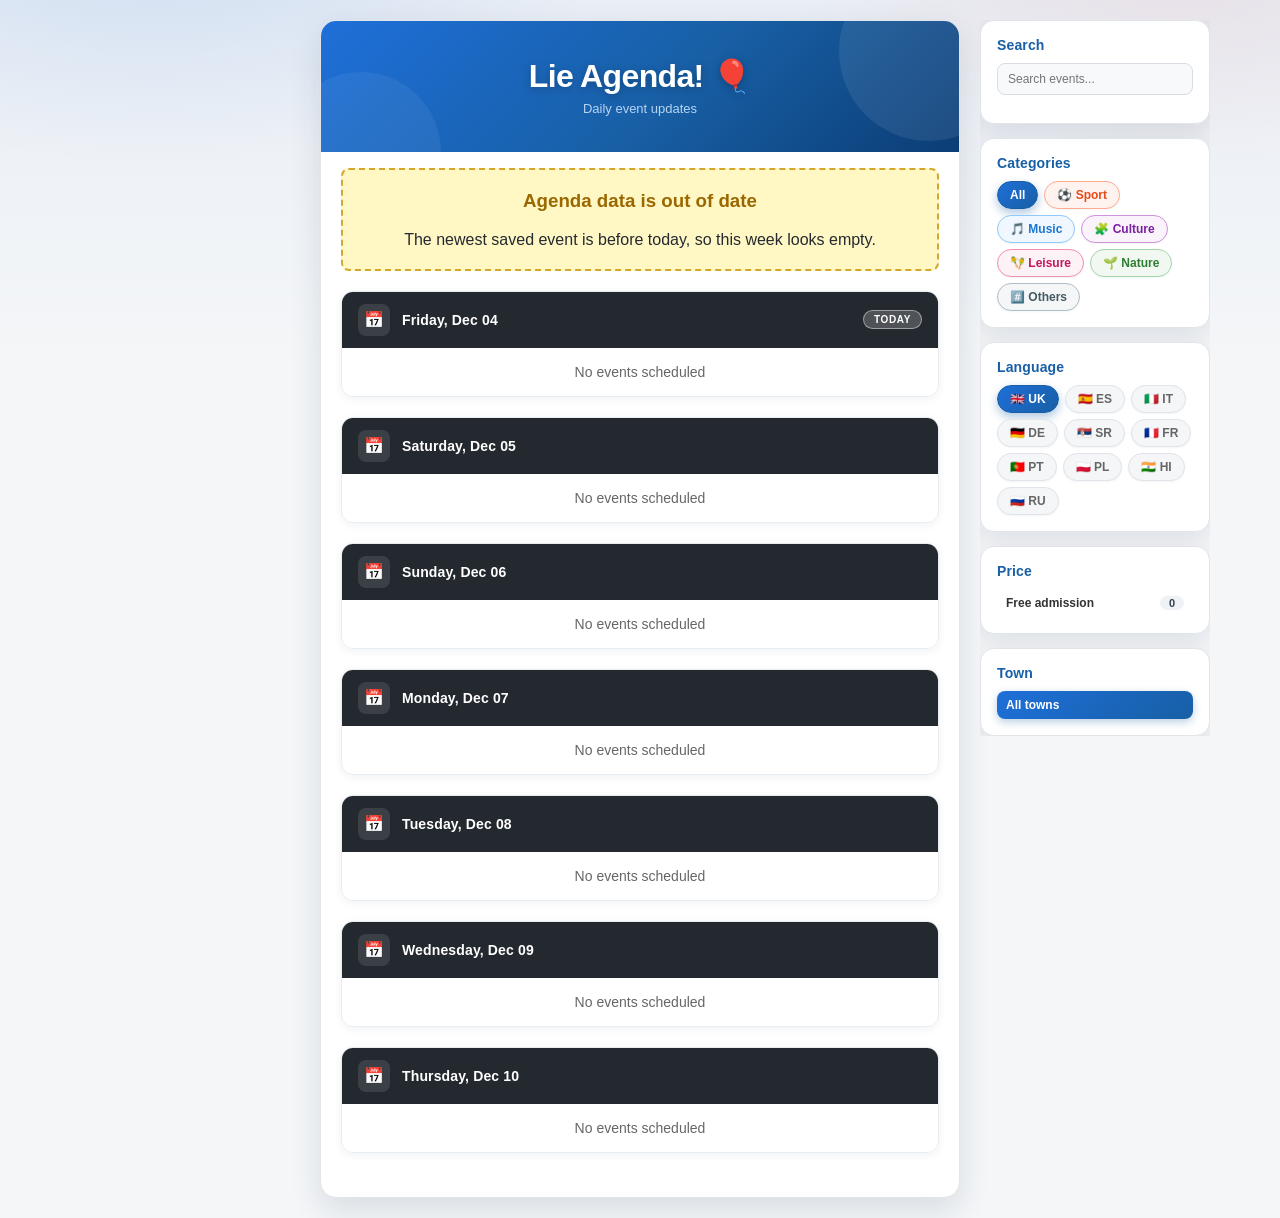
<file: index.html>
<!DOCTYPE html>
<html lang="en">
<head>
    <meta charset="UTF-8">
    <meta name="viewport" content="width=device-width, initial-scale=1.0">
    <meta name="description" content="Daily events agenda in Liechtenstein, categorized and available in multiple languages.">
    <meta name="theme-color" content="#185FA5">
    <title>Agenda</title>
    <link rel="icon" type="image/png" href="image/favicon.png">
    <link rel="stylesheet" href="style.css?v=20261122b">
</head>
<body>
    
    <div class="nl-wrap">
        <div class="nl-header">
            <h1>Lie Agenda! 🎈</h1>
            <p>Daily event updates</p>
        </div>

        <div class="filters-sticky">
        <div class="filters-container">
            <button class="filter-btn active" data-filter="all">All</button>
            <button class="filter-btn" data-filter="Sport">⚽ Sport</button>
            <button class="filter-btn" data-filter="Music">🎵 Music</button>
            <button class="filter-btn" data-filter="Culture">🧩 Culture</button>
            <button class="filter-btn" data-filter="Leisure">🪇 Leisure</button>
            <button class="filter-btn" data-filter="Nature">🌱 Nature</button>
            <button class="filter-btn" data-filter="Others">#️⃣ Others</button>
        </div>

        <div class="filters-container lang-filters" id="lang-filters">
            <button type="button" class="lang-btn active" data-lang="en">🇬🇧 UK</button>
            <button type="button" class="lang-btn" data-lang="es">🇪🇸 ES</button>
            <button type="button" class="lang-btn" data-lang="it">🇮🇹 IT</button>
            <button type="button" class="lang-btn" data-lang="de">🇩🇪 DE</button>
            <button type="button" class="lang-btn" data-lang="sr">🇷🇸 SR</button>
            <button type="button" class="lang-btn" data-lang="fr">🇫🇷 FR</button>
            <button type="button" class="lang-btn" data-lang="pt">🇵🇹 PT</button>
            <button type="button" class="lang-btn" data-lang="pl">🇵🇱 PL</button>
            <button type="button" class="lang-btn" data-lang="hi">🇮🇳 HI</button>
            <button type="button" class="lang-btn" data-lang="ru">🇷🇺 RU</button>
        </div>
        </div>

        <div id="agenda-container">
            </div>
    </div>

    <aside class="side-rail" id="side-rail" aria-label="Filters and search">
        <div class="rail-card">
            <h2>Search</h2>
            <input type="search" id="rail-search" class="rail-search" placeholder="Search events..." autocomplete="off">
            <p class="rail-note" id="rail-search-count"></p>
        </div>
        <div class="rail-card">
            <h2>Categories</h2>
            <div class="rail-filters" id="rail-categories">
                <button class="filter-btn active" data-filter="all">All</button>
                <button class="filter-btn" data-filter="Sport">⚽ Sport</button>
                <button class="filter-btn" data-filter="Music">🎵 Music</button>
                <button class="filter-btn" data-filter="Culture">🧩 Culture</button>
                <button class="filter-btn" data-filter="Leisure">🪇 Leisure</button>
                <button class="filter-btn" data-filter="Nature">🌱 Nature</button>
                <button class="filter-btn" data-filter="Others">#️⃣ Others</button>
            </div>
        </div>
        <div class="rail-card">
            <h2>Language</h2>
            <div class="rail-filters" id="rail-langs">
                <button type="button" class="lang-btn active" data-lang="en">🇬🇧 UK</button>
                <button type="button" class="lang-btn" data-lang="es">🇪🇸 ES</button>
                <button type="button" class="lang-btn" data-lang="it">🇮🇹 IT</button>
                <button type="button" class="lang-btn" data-lang="de">🇩🇪 DE</button>
                <button type="button" class="lang-btn" data-lang="sr">🇷🇸 SR</button>
                <button type="button" class="lang-btn" data-lang="fr">🇫🇷 FR</button>
                <button type="button" class="lang-btn" data-lang="pt">🇵🇹 PT</button>
                <button type="button" class="lang-btn" data-lang="pl">🇵🇱 PL</button>
                <button type="button" class="lang-btn" data-lang="hi">🇮🇳 HI</button>
                <button type="button" class="lang-btn" data-lang="ru">🇷🇺 RU</button>
            </div>
        </div>
        <div class="rail-card">
            <h2>Price</h2>
            <button type="button" class="rail-day" id="rail-free"><span>Free admission</span><span class="rail-count" id="rail-free-count">0</span></button>
        </div>
        <div class="rail-card">
            <h2>Town</h2>
            <div id="rail-towns"></div>
        </div>
    </aside>

    <script src="app.js?v=20261122b"></script>
    <script data-goatcounter="https://lievent.goatcounter.com/count"
        async src="//gc.zgo.at/count.js"></script>
</body>
</html>
</file>
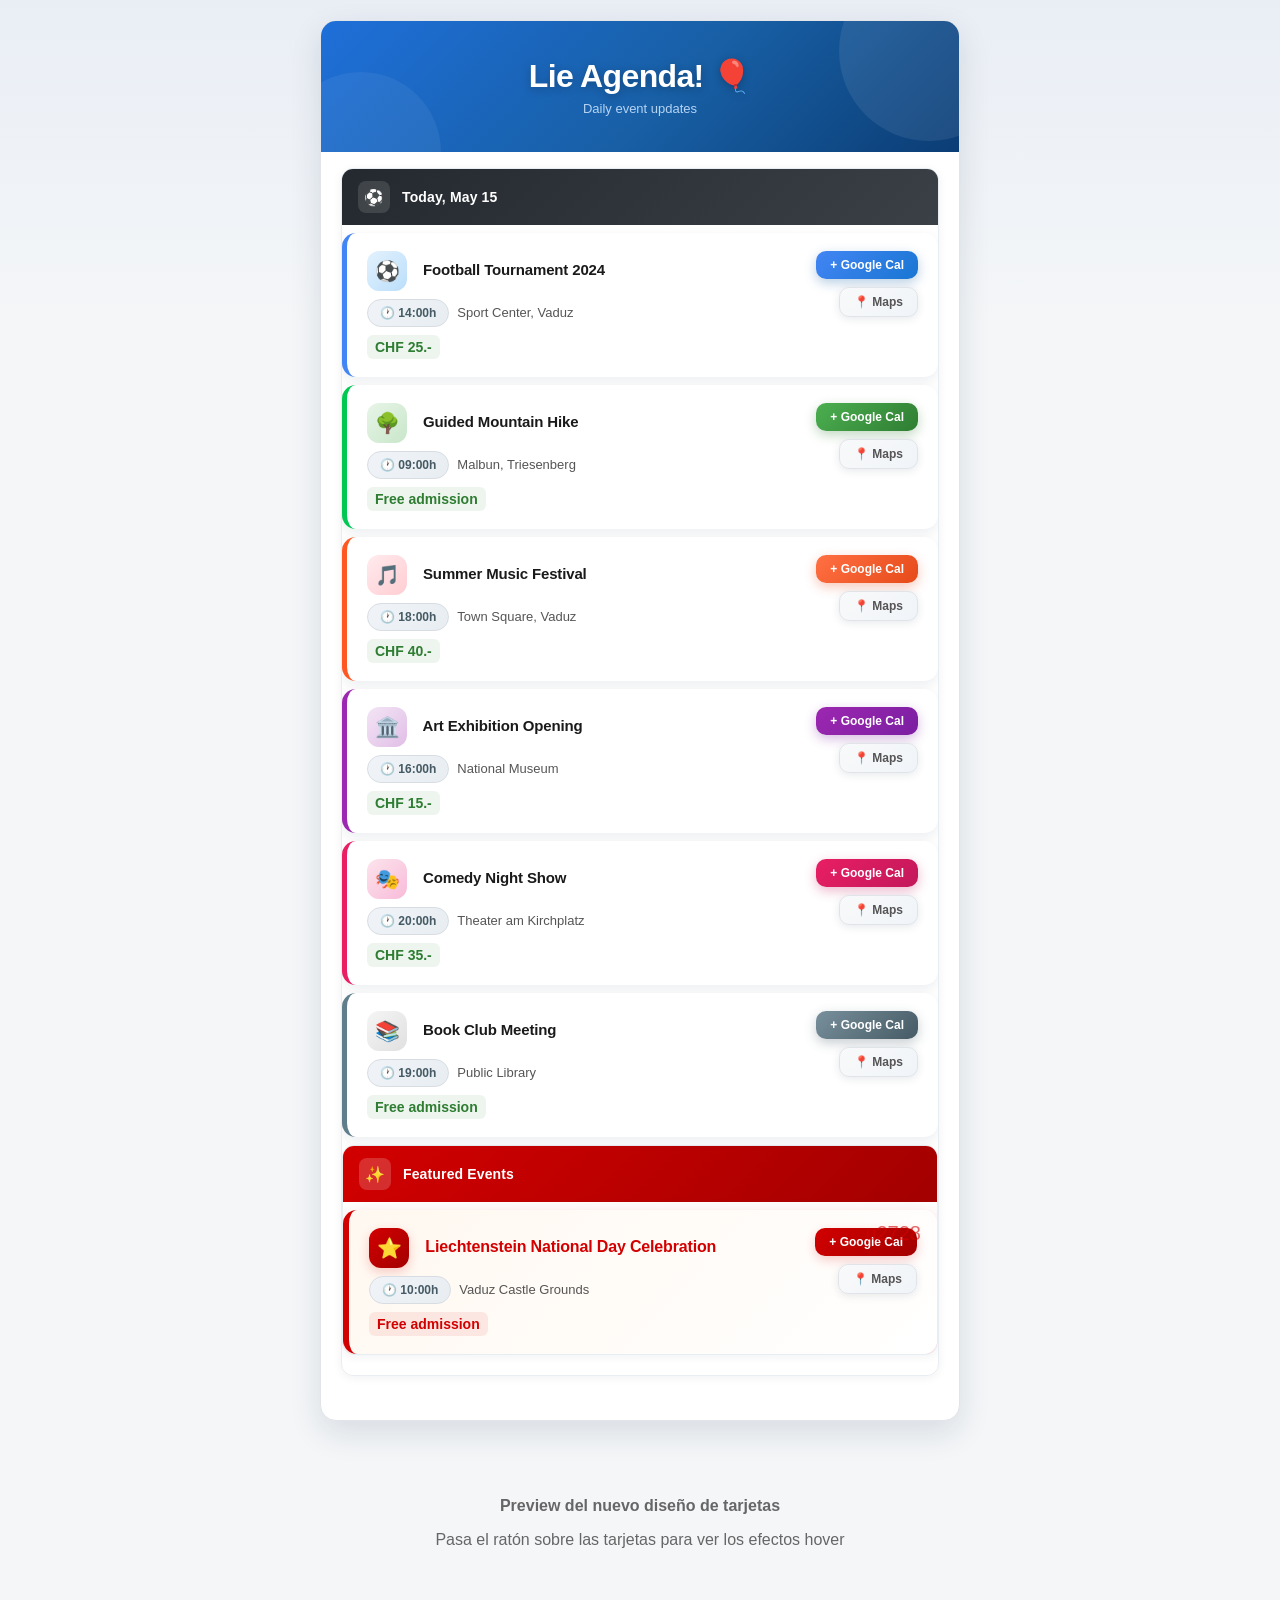
<file: preview.html>
<!DOCTYPE html>
<html lang="en">
<head>
    <meta charset="UTF-8">
    <meta name="viewport" content="width=device-width, initial-scale=1.0">
    <title>Preview - Nuevo Diseño de Tarjetas</title>
    <style>
/* =========================================
   BASE
   ========================================= */
*, *::before, *::after { box-sizing: border-box; }

html { -webkit-text-size-adjust: 100%; }

body {
    font-family: -apple-system, BlinkMacSystemFont, "Segoe UI", Roboto, Helvetica, Arial, sans-serif;
    margin: 0;
    padding: 20px;
    min-height: 100vh;
    background: linear-gradient(180deg, #e9eef5 0%, #f4f6f8 320px) fixed, #f4f6f8;
    color: #1a1a1a;
}

/* =========================================
   CONTENEDOR PRINCIPAL
   ========================================= */
.nl-wrap {
    max-width: 640px;
    margin: 0 auto;
    background: #ffffff;
    border-radius: 16px;
    border: 1px solid #e1e4e8;
    box-shadow: 0 12px 32px rgba(16, 42, 67, 0.12);
}

.nl-header {
    background: linear-gradient(135deg, #1e6fd9 0%, #185FA5 55%, #0b3d75 100%);
    border-radius: 15px 15px 0 0;
    padding: 36px 24px;
    text-align: center;
    position: relative;
    overflow: hidden;
}
.nl-header::after {
    content: '';
    position: absolute;
    top: -60px;
    right: -60px;
    width: 180px;
    height: 180px;
    border-radius: 50%;
    background: rgba(255, 255, 255, 0.08);
}
.nl-header::before {
    content: '';
    position: absolute;
    bottom: -80px;
    left: -40px;
    width: 160px;
    height: 160px;
    border-radius: 50%;
    background: rgba(255, 255, 255, 0.06);
}
.nl-header h1 {
    color: #ffffff;
    font-size: clamp(24px, 6vw, 32px);
    margin: 0 0 6px;
    font-weight: 800;
    letter-spacing: -0.02em;
    text-shadow: 0 2px 8px rgba(0, 0, 0, 0.25);
    position: relative;
    z-index: 1;
}
.nl-header p {
    color: #B5D4F4;
    font-size: 13px;
    margin: 0;
    position: relative;
    z-index: 1;
}

#agenda-container { padding: 16px 20px 24px 20px; }

/* =========================================
   BLOQUES POR LUGAR / DÍA
   ========================================= */
.venue-block {
    margin-bottom: 20px;
    border-radius: 12px;
    border: 1px solid #e8edf2;
    overflow: hidden;
    box-shadow: 0 2px 10px rgba(16, 42, 67, 0.06);
}

.venue-header {
    padding: 12px 16px;
    border-bottom: 1px solid #e8edf2;
    font-weight: 700;
    font-size: 14px;
    display: flex;
    align-items: center;
    letter-spacing: 0.01em;
    background: linear-gradient(135deg, #24292f 0%, #3b4046 100%);
    color: #ffffff;
    border-bottom: none;
}
.icon-box {
    width: 32px; height: 32px;
    display: flex; align-items: center; justify-content: center;
    border-radius: 8px; margin-right: 12px; font-size: 16px;
    flex-shrink: 0;
    background: rgba(255, 255, 255, 0.12); color: #ffffff;
}

/* =========================================
   FILA DE EVENTO - DISEÑO MODERNO
   ========================================= */
.event-row {
    padding: 18px 20px;
    margin: 8px 0;
    background-color: #ffffff;
    border-radius: 14px;
    border-left: 5px solid transparent;
    box-shadow: 0 4px 12px rgba(16, 42, 67, 0.08);
    transition: all 0.3s cubic-bezier(0.25, 0.8, 0.25, 1);
    position: relative;
    overflow: hidden;
}
.event-row:hover {
    transform: translateY(-2px);
    box-shadow: 0 8px 24px rgba(16, 42, 67, 0.15);
    background-color: #ffffff;
}
.event-row:last-child { margin-bottom: 0; }

.event-icon {
    display: inline-flex;
    align-items: center;
    justify-content: center;
    width: 40px;
    height: 40px;
    border-radius: 12px;
    margin-right: 12px;
    font-size: 20px;
    flex-shrink: 0;
    vertical-align: middle;
    transition: transform 0.2s ease;
}
.event-row:hover .event-icon {
    transform: scale(1.05);
}

.event-row-main {
    display: flex;
    align-items: flex-start;
    gap: 12px;
}

.event-content { 
    flex-grow: 1; 
    min-width: 0; 
    padding-right: 12px;
}
.event-title {
    font-weight: 700;
    color: #1a1a1a;
    margin: 0 0 8px;
    font-size: 15px;
    line-height: 1.4;
    overflow-wrap: break-word;
    letter-spacing: -0.01em;
}
.event-desc {
    display: flex;
    flex-wrap: wrap;
    align-items: center;
    gap: 8px;
    color: #666666;
    font-size: 13px;
    margin: 0 0 8px;
    line-height: 1.5;
}
.event-time {
    background: linear-gradient(135deg, #f0f4f8 0%, #e8edf2 100%);
    color: #455A64;
    border-radius: 24px;
    padding: 4px 12px;
    font-size: 12px;
    font-weight: 600;
    white-space: nowrap;
    border: 1px solid #d8dde3;
}
.event-loc { 
    overflow-wrap: break-word; 
    color: #555555;
}
.event-price { 
    font-weight: 700; 
    font-size: 14px; 
    color: #2E7D32;
    display: inline-block;
    padding: 4px 8px;
    background: rgba(46, 125, 50, 0.08);
    border-radius: 6px;
}

/* GRUPO DE BOTONES DE ACCIÓN - DISEÑO MODERNO */
.event-actions {
    display: flex;
    flex-direction: column;
    gap: 8px;
    flex-shrink: 0;
    align-items: flex-end;
}

.cal-btn, .loc-btn, .info-btn {
    font-size: 12px;
    font-weight: 600;
    padding: 8px 14px;
    border-radius: 10px;
    text-decoration: none;
    border: none;
    cursor: pointer;
    white-space: nowrap;
    display: flex;
    align-items: center;
    gap: 6px;
    line-height: 1;
    transition: all 0.3s cubic-bezier(0.25, 0.8, 0.25, 1);
    box-shadow: 0 2px 8px rgba(16, 42, 67, 0.1);
}
.cal-btn:hover { 
    transform: translateY(-2px); 
    box-shadow: 0 4px 12px rgba(16, 42, 67, 0.2);
}
.loc-btn:hover, .info-btn:hover { 
    transform: translateY(-1px);
    box-shadow: 0 3px 10px rgba(16, 42, 67, 0.15);
}

.loc-btn {
    background: linear-gradient(135deg, #f8f9fa 0%, #f0f4f8 100%);
    color: #555555;
    border: 1px solid #e0e4e8;
    transition: all 0.2s ease;
}
.loc-btn:hover { 
    background: linear-gradient(135deg, #e8edf3 0%, #d8dde3 100%); 
    color: #455A64;
    border-color: #c8d0d8;
}

.info-btn {
    background: linear-gradient(135deg, #ffffff 0%, #f8f9fa 100%);
    color: #666666;
    border: 1px solid #e8edf2;
    font-size: 12px;
    padding: 8px 12px;
    transition: all 0.2s ease;
}
.info-btn:hover { 
    background: linear-gradient(135deg, #f4f6f8 0%, #e8edf2 100%);
    color: #455A64;
    border-color: #d8dde3;
}

/* =========================================
   ACENTO LATERAL Y FONDO DE ICONO POR CATEGORÍA - COLORES MODERNOS
   ========================================= */
.theme-blue.event-row { border-left: 5px solid #4285F4; }
.theme-blue .event-icon { background: linear-gradient(135deg, #E3F2FD 0%, #BBDEFB 100%); color: #1976D2; }
.theme-blue .cal-btn { 
    background: linear-gradient(135deg, #4285F4 0%, #1976D2 100%); 
    color: #ffffff; 
    border: none;
    box-shadow: 0 4px 12px rgba(24, 95, 165, 0.3);
}
.theme-blue .cal-btn:hover { 
    background: linear-gradient(135deg, #1976D2 0%, #1565C0 100%);
    transform: translateY(-2px);
    box-shadow: 0 6px 16px rgba(24, 95, 165, 0.4);
}

.theme-green.event-row { border-left: 5px solid #00C853; }
.theme-green .event-icon { background: linear-gradient(135deg, #E8F5E8 0%, #C8E6C9 100%); color: #2E7D32; }
.theme-green .cal-btn { 
    background: linear-gradient(135deg, #4CAF50 0%, #2E7D32 100%); 
    color: #ffffff; 
    border: none;
    box-shadow: 0 4px 12px rgba(46, 125, 50, 0.3);
}
.theme-green .cal-btn:hover { 
    background: linear-gradient(135deg, #2E7D32 0%, #1B5E20 100%);
    transform: translateY(-2px);
    box-shadow: 0 6px 16px rgba(46, 125, 50, 0.4);
}

.theme-red.event-row { border-left: 5px solid #FF5722; }
.theme-red .event-icon { background: linear-gradient(135deg, #FFEBEE 0%, #FFCDD2 100%); color: #E64A19; }
.theme-red .cal-btn { 
    background: linear-gradient(135deg, #FF7043 0%, #E64A19 100%); 
    color: #ffffff; 
    border: none;
    box-shadow: 0 4px 12px rgba(230, 74, 25, 0.3);
}
.theme-red .cal-btn:hover { 
    background: linear-gradient(135deg, #E64A19 0%, #BF360C 100%);
    transform: translateY(-2px);
    box-shadow: 0 6px 16px rgba(230, 74, 25, 0.4);
}

.theme-purple.event-row { border-left: 5px solid #9C27B0; }
.theme-purple .event-icon { background: linear-gradient(135deg, #F3E5F5 0%, #E1BEE7 100%); color: #7B1FA2; }
.theme-purple .cal-btn { 
    background: linear-gradient(135deg, #9C27B0 0%, #7B1FA2 100%); 
    color: #ffffff; 
    border: none;
    box-shadow: 0 4px 12px rgba(123, 31, 162, 0.3);
}
.theme-purple .cal-btn:hover { 
    background: linear-gradient(135deg, #7B1FA2 0%, #6A1B9A 100%);
    transform: translateY(-2px);
    box-shadow: 0 6px 16px rgba(123, 31, 162, 0.4);
}

.theme-pink.event-row { border-left: 5px solid #E91E63; }
.theme-pink .event-icon { background: linear-gradient(135deg, #FCE4EC 0%, #F8BBD9 100%); color: #C2185B; }
.theme-pink .cal-btn { 
    background: linear-gradient(135deg, #E91E63 0%, #C2185B 100%); 
    color: #ffffff; 
    border: none;
    box-shadow: 0 4px 12px rgba(194, 24, 91, 0.3);
}
.theme-pink .cal-btn:hover { 
    background: linear-gradient(135deg, #C2185B 0%, #AD1457 100%);
    transform: translateY(-2px);
    box-shadow: 0 6px 16px rgba(194, 24, 91, 0.4);
}

.theme-grey.event-row { border-left: 5px solid #607D8B; }
.theme-grey .event-icon { background: linear-gradient(135deg, #F5F5F5 0%, #E0E0E0 100%); color: #455A64; }
.theme-grey .cal-btn { 
    background: linear-gradient(135deg, #78909C 0%, #455A64 100%); 
    color: #ffffff; 
    border: none;
    box-shadow: 0 4px 12px rgba(69, 90, 100, 0.3);
}
.theme-grey .cal-btn:hover { 
    background: linear-gradient(135deg, #455A64 0%, #37474F 100%);
    transform: translateY(-2px);
    box-shadow: 0 6px 16px rgba(69, 90, 100, 0.4);
}

/* =========================================
   EVENTOS DESTACADOS - DISEÑO MODERNO
   ========================================= */
.event-row.special-event {
    background: linear-gradient(135deg, #fff8f0 0%, #ffffff 100%);
    border-left: 6px solid #D20000 !important;
    box-shadow: 0 6px 20px rgba(210, 0, 0, 0.2);
    border-radius: 14px;
    position: relative;
    overflow: hidden;
}

.event-row.special-event::before {
    content: '\u2728';
    position: absolute;
    top: 12px;
    right: 16px;
    font-size: 20px;
    opacity: 0.6;
    color: #D20000;
}

.event-row.special-event .event-title {
    color: #D20000;
    font-weight: 800;
    font-size: 16px;
}

.event-row.special-event .event-icon {
    background: linear-gradient(135deg, #D20000 0%, #a30000 100%) !important;
    color: #ffffff;
    font-weight: 700;
    box-shadow: 0 4px 12px rgba(210, 0, 0, 0.2);
}

.event-row.special-event .event-price {
    color: #D20000;
    font-weight: 700;
    font-size: 14px;
    background: rgba(210, 0, 0, 0.08);
}

.event-row.special-event .cal-btn {
    background: linear-gradient(135deg, #D20000 0%, #a30000 100%);
    color: #ffffff;
    border-color: #D20000;
    font-weight: 700;
    box-shadow: 0 4px 12px rgba(210, 0, 0, 0.2);
}
.event-row.special-event .cal-btn:hover {
    background: linear-gradient(135deg, #a30000 0%, #800000 100%);
    border-color: #a30000;
    transform: translateY(-1px);
}

/* =========================================
   ADAPTACIÓN PARA MÓVILES
   ========================================= */
@media (max-width: 640px) {
    body { padding: 0; background: #f4f6f8; }
    .nl-wrap {
        max-width: 100%;
        border-radius: 0;
        border-left: none;
        border-right: none;
        border-top: none;
        box-shadow: none;
        min-height: 100vh;
        min-height: 100dvh;
    }
    .nl-header { padding: 28px 16px; border-radius: 0; }
    .filters-sticky .filters-container { padding: 12px 12px 0 12px; }
    .filters-sticky .lang-filters { padding: 8px 12px 10px 12px; }
    #agenda-container { padding: 12px 12px 24px 12px; }
    .venue-header { padding: 10px 12px; font-size: 13px; }
    .event-row { padding: 14px 12px; margin: 6px 0; }
}
    </style>
</head>
<body>
    <div class="nl-wrap">
        <div class="nl-header">
            <h1>Lie Agenda! 🎈</h1>
            <p>Daily event updates</p>
        </div>
        
        <div id="agenda-container">
            <!-- Evento azul (Sport) -->
            <div class="venue-block">
                <div class="venue-header">
                    <div class="icon-box">⚽</div>
                    <span>Today, May 15</span>
                </div>
                <div class="event-row theme-blue">
                    <div class="event-row-main">
                        <div class="event-content">
                            <p class="event-title"><span class="event-icon">⚽</span> Football Tournament 2024</p>
                            <p class="event-desc"><span class="event-time">🕐 14:00h</span><span class="event-loc">Sport Center, Vaduz</span></p>
                            <span class="event-price">CHF 25.-</span>
                        </div>
                        <div class="event-actions">
                            <a href="#" class="cal-btn">+ Google Cal</a>
                            <a href="#" class="loc-btn">📍 Maps</a>
                        </div>
                    </div>
                </div>
                
                <!-- Evento verde (Nature) -->
                <div class="event-row theme-green">
                    <div class="event-row-main">
                        <div class="event-content">
                            <p class="event-title"><span class="event-icon">🌳</span> Guided Mountain Hike</p>
                            <p class="event-desc"><span class="event-time">🕐 09:00h</span><span class="event-loc">Malbun, Triesenberg</span></p>
                            <span class="event-price">Free admission</span>
                        </div>
                        <div class="event-actions">
                            <a href="#" class="cal-btn">+ Google Cal</a>
                            <a href="#" class="loc-btn">📍 Maps</a>
                        </div>
                    </div>
                </div>
                
                <!-- Evento rojo (Music) -->
                <div class="event-row theme-red">
                    <div class="event-row-main">
                        <div class="event-content">
                            <p class="event-title"><span class="event-icon">🎵</span> Summer Music Festival</p>
                            <p class="event-desc"><span class="event-time">🕐 18:00h</span><span class="event-loc">Town Square, Vaduz</span></p>
                            <span class="event-price">CHF 40.-</span>
                        </div>
                        <div class="event-actions">
                            <a href="#" class="cal-btn">+ Google Cal</a>
                            <a href="#" class="loc-btn">📍 Maps</a>
                        </div>
                    </div>
                </div>
                
                <!-- Evento púrpura (Culture) -->
                <div class="event-row theme-purple">
                    <div class="event-row-main">
                        <div class="event-content">
                            <p class="event-title"><span class="event-icon">🏛️</span> Art Exhibition Opening</p>
                            <p class="event-desc"><span class="event-time">🕐 16:00h</span><span class="event-loc">National Museum</span></p>
                            <span class="event-price">CHF 15.-</span>
                        </div>
                        <div class="event-actions">
                            <a href="#" class="cal-btn">+ Google Cal</a>
                            <a href="#" class="loc-btn">📍 Maps</a>
                        </div>
                    </div>
                </div>
                
                <!-- Evento rosa (Leisure) -->
                <div class="event-row theme-pink">
                    <div class="event-row-main">
                        <div class="event-content">
                            <p class="event-title"><span class="event-icon">🎭</span> Comedy Night Show</p>
                            <p class="event-desc"><span class="event-time">🕐 20:00h</span><span class="event-loc">Theater am Kirchplatz</span></p>
                            <span class="event-price">CHF 35.-</span>
                        </div>
                        <div class="event-actions">
                            <a href="#" class="cal-btn">+ Google Cal</a>
                            <a href="#" class="loc-btn">📍 Maps</a>
                        </div>
                    </div>
                </div>
                
                <!-- Evento gris (Others) -->
                <div class="event-row theme-grey">
                    <div class="event-row-main">
                        <div class="event-content">
                            <p class="event-title"><span class="event-icon">📚</span> Book Club Meeting</p>
                            <p class="event-desc"><span class="event-time">🕐 19:00h</span><span class="event-loc">Public Library</span></p>
                            <span class="event-price">Free admission</span>
                        </div>
                        <div class="event-actions">
                            <a href="#" class="cal-btn">+ Google Cal</a>
                            <a href="#" class="loc-btn">📍 Maps</a>
                        </div>
                    </div>
                </div>
                
                <!-- Evento destacado -->
                <div class="venue-block">
                    <div class="venue-header" style="background: linear-gradient(135deg, #D20000 0%, #a30000 100%); color: #ffffff;">
                        <div class="icon-box" style="background: rgba(255, 255, 255, 0.18); color: #ffffff;">✨</div>
                        <span>Featured Events</span>
                    </div>
                    <div class="event-row special-event">
                        <div class="event-row-main">
                            <div class="event-content">
                                <p class="event-title"><span class="event-icon">⭐</span> Liechtenstein National Day Celebration</p>
                                <p class="event-desc"><span class="event-time">🕐 10:00h</span><span class="event-loc">Vaduz Castle Grounds</span></p>
                                <span class="event-price">Free admission</span>
                            </div>
                            <div class="event-actions">
                                <a href="#" class="cal-btn">+ Google Cal</a>
                                <a href="#" class="loc-btn">📍 Maps</a>
                            </div>
                        </div>
                    </div>
                </div>
            </div>
        </div>
    </div>
    
    <div style="text-align: center; margin-top: 40px; padding: 20px; color: #666;">
        <p><strong>Preview del nuevo diseño de tarjetas</strong></p>
        <p>Pasa el ratón sobre las tarjetas para ver los efectos hover</p>
    </div>
</body>
</html>
</file>
<file: style.css>
/* =========================================
   BASE
   ========================================= */
*, *::before, *::after { box-sizing: border-box; }

html { -webkit-text-size-adjust: 100%; scroll-behavior: smooth; }

body {
    font-family: -apple-system, BlinkMacSystemFont, "Segoe UI", Roboto, Helvetica, Arial, sans-serif;
    margin: 0;
    padding: 20px;
    min-height: 100vh;
    background:
        radial-gradient(640px 320px at 12% -60px, rgba(30, 111, 217, 0.12), transparent 70%),
        radial-gradient(560px 300px at 92% -40px, rgba(210, 0, 0, 0.06), transparent 70%),
        linear-gradient(180deg, #e9eef5 0%, #f4f6f8 360px);
    background-attachment: fixed;
    background-color: #f4f6f8;
    color: #1a1a1a;
}

:focus-visible { outline: 2px solid #185FA5; outline-offset: 2px; }

/* =========================================
   CONTENEDOR PRINCIPAL
   ========================================= */
.nl-wrap {
    max-width: 640px;
    margin: 0 auto;
    background: #ffffff;
    border-radius: 16px;
    border: 1px solid #e1e4e8;
    box-shadow: 0 12px 32px rgba(16, 42, 67, 0.12);
}

.nl-header {
    background: linear-gradient(135deg, #1e6fd9 0%, #185FA5 55%, #0b3d75 100%);
    border-radius: 15px 15px 0 0;
    padding: 36px 24px;
    text-align: center;
    position: relative;
    overflow: hidden;
}
.nl-header::after {
    content: '';
    position: absolute;
    top: -60px;
    right: -60px;
    width: 180px;
    height: 180px;
    border-radius: 50%;
    background: rgba(255, 255, 255, 0.08);
}
.nl-header::before {
    content: '';
    position: absolute;
    bottom: -80px;
    left: -40px;
    width: 160px;
    height: 160px;
    border-radius: 50%;
    background: rgba(255, 255, 255, 0.06);
}
.nl-header h1 {
    color: #ffffff;
    font-size: clamp(24px, 6vw, 32px);
    margin: 0 0 6px;
    font-weight: 800;
    letter-spacing: -0.02em;
    text-shadow: 0 2px 8px rgba(0, 0, 0, 0.25);
    position: relative;
    z-index: 1;
}
.nl-header p {
    color: #B5D4F4;
    font-size: 13px;
    margin: 0;
    position: relative;
    z-index: 1;
}

/* =========================================
   FILTROS (sticky para que sigan visibles al hacer scroll)
   ========================================= */
.filters-sticky {
    position: sticky;
    top: 0;
    z-index: 20;
    background: #ffffff;
    box-shadow: 0 2px 10px rgba(16, 42, 67, 0.08);
}

.filters-container {
    padding: 14px 20px 0 20px;
    display: flex;
    gap: 10px;
    overflow-x: auto;
    scrollbar-width: none;
}
.filters-container::-webkit-scrollbar { display: none; }

.filter-btn,
.lang-btn {
    background-color: #f4f6f8;
    border: 1px solid #e1e4e8;
    border-radius: 20px;
    padding: 8px 16px;
    font-size: 13px;
    font-weight: 600;
    color: #666666;
    cursor: pointer;
    white-space: nowrap;
    box-shadow: 0 1px 2px rgba(16, 42, 67, 0.05);
    transition: all 0.2s ease;
}
.filter-btn:hover,
.lang-btn:hover {
    background-color: #e8edf3;
    transform: translateY(-1px);
    box-shadow: 0 3px 8px rgba(16, 42, 67, 0.1);
}

.lang-filters {
    padding-top: 10px;
    padding-bottom: 12px;
    overflow-x: auto;
    flex-wrap: nowrap;
    gap: 6px;
}
.lang-btn {
    padding: 6px 10px;
    font-size: 12px;
}

.lang-line { display: block; }
.lang-code {
    font-size: 10px;
    font-weight: 700;
    letter-spacing: 0.04em;
    color: #185FA5;
    margin-right: 4px;
}

/* Filtro Activo */
.filter-btn.active,
.lang-btn.active {
    background: linear-gradient(135deg, #1e6fd9 0%, #185FA5 100%);
    color: #ffffff;
    border-color: #185FA5;
    box-shadow: 0 4px 10px rgba(24, 95, 165, 0.35);
}

/* Color de cada categoría en sus botones de filtro */
.filter-btn[data-filter="Sport"] { color: #E64A19; border-color: #FFAB91; background: #FFF3EF; }
.filter-btn[data-filter="Sport"].active { background: linear-gradient(135deg, #FF5722 0%, #E64A19 100%); color: #ffffff; border-color: #E64A19; box-shadow: 0 4px 10px rgba(230, 74, 25, 0.35); }
.filter-btn[data-filter="Music"] { color: #1976D2; border-color: #90CAF9; background: #F0F7FE; }
.filter-btn[data-filter="Music"].active { background: linear-gradient(135deg, #4285F4 0%, #1976D2 100%); color: #ffffff; border-color: #1976D2; box-shadow: 0 4px 10px rgba(25, 118, 210, 0.35); }
.filter-btn[data-filter="Culture"] { color: #7B1FA2; border-color: #CE93D8; background: #FAF3FC; }
.filter-btn[data-filter="Culture"].active { background: linear-gradient(135deg, #9C27B0 0%, #7B1FA2 100%); color: #ffffff; border-color: #7B1FA2; box-shadow: 0 4px 10px rgba(123, 31, 162, 0.35); }
.filter-btn[data-filter="Leisure"] { color: #C2185B; border-color: #F48FB1; background: #FDF2F6; }
.filter-btn[data-filter="Leisure"].active { background: linear-gradient(135deg, #E91E63 0%, #C2185B 100%); color: #ffffff; border-color: #C2185B; box-shadow: 0 4px 10px rgba(194, 24, 91, 0.35); }
.filter-btn[data-filter="Nature"] { color: #2E7D32; border-color: #A5D6A7; background: #F1F8F2; }
.filter-btn[data-filter="Nature"].active { background: linear-gradient(135deg, #00C853 0%, #2E7D32 100%); color: #ffffff; border-color: #2E7D32; box-shadow: 0 4px 10px rgba(46, 125, 50, 0.35); }
.filter-btn[data-filter="Others"] { color: #455A64; border-color: #B0BEC5; background: #F4F6F7; }
.filter-btn[data-filter="Others"].active { background: linear-gradient(135deg, #607D8B 0%, #455A64 100%); color: #ffffff; border-color: #455A64; box-shadow: 0 4px 10px rgba(69, 90, 100, 0.35); }

/* =========================================
   CONTENEDOR DE LA AGENDA
   ========================================= */
#agenda-container { padding: 16px 20px 24px 20px; }

/* =========================================
   BLOQUES POR LUGAR / DÍA
   ========================================= */
@keyframes fadeSlideIn {
    from { opacity: 0; transform: translateY(10px); }
    to   { opacity: 1; transform: translateY(0); }
}

.venue-block {
    margin-bottom: 20px;
    border-radius: 12px;
    border: 1px solid #e8edf2;
    overflow: hidden;
    box-shadow: 0 2px 10px rgba(16, 42, 67, 0.06);
    animation: fadeSlideIn 0.35s ease both;
    transition: box-shadow 0.2s ease, transform 0.2s ease;
    scroll-margin-top: 130px;
}
.venue-block:hover {
    box-shadow: 0 6px 18px rgba(16, 42, 67, 0.1);
}

.venue-header {
    padding: 12px 16px;
    border-bottom: 1px solid #e8edf2;
    font-weight: 700;
    font-size: 14px;
    display: flex;
    align-items: center;
    letter-spacing: 0.01em;
}
.venue-header--featured {
    background: linear-gradient(135deg, #D20000 0%, #a30000 100%);
    color: #ffffff;
    border-bottom: none;
}
.venue-header--day {
    background: linear-gradient(135deg, #24292f 0%, #3b4046 100%);
    color: #ffffff;
    border-bottom: none;
}
.icon-box {
    width: 32px; height: 32px;
    display: flex; align-items: center; justify-content: center;
    border-radius: 8px; margin-right: 12px; font-size: 16px;
    flex-shrink: 0;
}
.icon-box--featured { background: rgba(255, 255, 255, 0.18); color: #ffffff; }
.icon-box--day { background: rgba(255, 255, 255, 0.12); color: #ffffff; }

.today-badge {
    margin-left: auto;
    background: rgba(255, 255, 255, 0.2);
    border: 1px solid rgba(255, 255, 255, 0.45);
    color: #ffffff;
    font-size: 10px;
    font-weight: 700;
    text-transform: uppercase;
    letter-spacing: 0.06em;
    padding: 3px 10px;
    border-radius: 20px;
}

/* =========================================
   FILA DE EVENTO - DISEÑO MODERNO
   ========================================= */
.event-row {
    padding: 18px 20px;
    margin: 8px 0;
    background-color: #ffffff;
    border-radius: 14px;
    border-left: 5px solid transparent;
    box-shadow: 0 4px 12px rgba(16, 42, 67, 0.08);
    transition: all 0.3s cubic-bezier(0.25, 0.8, 0.25, 1);
    position: relative;
    overflow: hidden;
}
.event-row:hover {
    transform: translateY(-2px);
    box-shadow: 0 8px 24px rgba(16, 42, 67, 0.15);
    background-color: #ffffff;
}
.event-row:last-child { margin-bottom: 0; }

.event-icon {
    display: inline-flex;
    align-items: center;
    justify-content: center;
    width: 40px;
    height: 40px;
    border-radius: 12px;
    margin-right: 12px;
    font-size: 20px;
    flex-shrink: 0;
    vertical-align: middle;
    transition: transform 0.2s ease;
}
.event-row:hover .event-icon {
    transform: scale(1.05);
}

.event-row-main {
    display: flex;
    align-items: flex-start;
    gap: 12px;
}

.event-content { 
    flex-grow: 1; 
    min-width: 0; 
    padding-right: 12px;
}
.event-title {
    font-weight: 700;
    color: #1a1a1a;
    margin: 0 0 8px;
    font-size: 15px;
    line-height: 1.4;
    overflow-wrap: break-word;
    letter-spacing: -0.01em;
}
.event-desc {
    display: flex;
    flex-wrap: wrap;
    align-items: center;
    gap: 8px;
    color: #666666;
    font-size: 13px;
    margin: 0 0 8px;
    line-height: 1.5;
}
.event-time {
    background: linear-gradient(135deg, #f0f4f8 0%, #e8edf2 100%);
    color: #455A64;
    border-radius: 24px;
    padding: 4px 12px;
    font-size: 12px;
    font-weight: 600;
    white-space: nowrap;
    border: 1px solid #d8dde3;
}
.event-loc { 
    overflow-wrap: break-word; 
    color: #555555;
}
.event-price { 
    font-weight: 700; 
    font-size: 14px; 
    color: #2E7D32;
    display: inline-block;
    padding: 4px 8px;
    background: rgba(46, 125, 50, 0.08);
    border-radius: 6px;
}

/* GRUPO DE BOTONES DE ACCIÓN - DISEÑO MODERNO */
.event-actions {
    display: flex;
    flex-direction: column;
    gap: 8px;
    flex-shrink: 0;
    align-items: flex-end;
}

.cal-btn, .loc-btn, .info-btn {
    font-size: 12px;
    font-weight: 600;
    padding: 8px 14px;
    border-radius: 10px;
    text-decoration: none;
    border: none;
    cursor: pointer;
    white-space: nowrap;
    display: flex;
    align-items: center;
    gap: 6px;
    line-height: 1;
    transition: all 0.3s cubic-bezier(0.25, 0.8, 0.25, 1);
    box-shadow: 0 2px 8px rgba(16, 42, 67, 0.1);
}
.cal-btn:hover { 
    transform: translateY(-2px); 
    box-shadow: 0 4px 12px rgba(16, 42, 67, 0.2);
}
.loc-btn:hover, .info-btn:hover { 
    transform: translateY(-1px);
    box-shadow: 0 3px 10px rgba(16, 42, 67, 0.15);
}

.loc-btn {
    background: linear-gradient(135deg, #f8f9fa 0%, #f0f4f8 100%);
    color: #555555;
    border: 1px solid #e0e4e8;
    transition: all 0.2s ease;
}
.loc-btn:hover { 
    background: linear-gradient(135deg, #e8edf3 0%, #d8dde3 100%); 
    color: #455A64;
    border-color: #c8d0d8;
}

.info-btn {
    background: linear-gradient(135deg, #ffffff 0%, #f8f9fa 100%);
    color: #666666;
    border: 1px solid #e8edf2;
    font-size: 12px;
    padding: 8px 12px;
    transition: all 0.2s ease;
}
.info-btn:hover { 
    background: linear-gradient(135deg, #f4f6f8 0%, #e8edf2 100%);
    color: #455A64;
    border-color: #d8dde3;
}
.info-btn .info-arrow {
    display: inline-block;
    transition: transform 0.3s cubic-bezier(0.25, 0.8, 0.25, 1);
    font-style: normal;
}
.info-btn.expanded .info-arrow { 
    transform: rotate(180deg) scale(1.1);
}

/* =========================================
   PANEL DESPLEGABLE DE DESCRIPCIÓN - DISEÑO MODERNO
   ========================================= */
.event-detail-panel {
    max-height: 0;
    overflow: hidden;
    transition: max-height 0.4s cubic-bezier(0.25, 0.8, 0.25, 1), opacity 0.3s ease;
    opacity: 0;
    margin-top: 12px;
}
.event-detail-panel.open {
    max-height: 300px;
    overflow-y: auto;
    opacity: 1;
    scrollbar-width: thin;
    scrollbar-color: #c8d0d8 transparent;
}
.event-detail-panel.open::-webkit-scrollbar {
    width: 6px;
}
.event-detail-panel.open::-webkit-scrollbar-track {
    background: transparent;
    border-radius: 3px;
}
.event-detail-panel.open::-webkit-scrollbar-thumb {
    background: #c8d0d8;
    border-radius: 3px;
}
.event-detail-inner {
    padding: 16px 18px;
    background: linear-gradient(135deg, #f8f9fa 0%, #f0f4f8 100%);
    border-radius: 12px;
    border-left: 4px solid #c8d0d8;
    font-size: 13px;
    color: #555555;
    line-height: 1.7;
    overflow-wrap: break-word;
    box-shadow: 0 2px 8px rgba(16, 42, 67, 0.05);
    transition: all 0.3s ease;
}

/* =========================================
   EVENTOS DESTACADOS - DISEÑO MODERNO
   ========================================= */
.event-row.special-event {
    background: linear-gradient(135deg, #fff8f0 0%, #ffffff 100%);
    border-left: 6px solid #D20000 !important;
    box-shadow: 0 6px 20px rgba(210, 0, 0, 0.2);
    border-radius: 14px;
    position: relative;
    overflow: hidden;
}

.event-row.special-event::before {
    content: '\u2728';
    position: absolute;
    top: 12px;
    right: 16px;
    font-size: 20px;
    opacity: 0.6;
    color: #D20000;
}

.event-row.special-event .event-title {
    color: #D20000;
    font-weight: 800;
    font-size: 16px;
}

.event-row.special-event .event-icon {
    background: linear-gradient(135deg, #D20000 0%, #a30000 100%) !important;
    color: #ffffff;
    font-weight: 700;
    box-shadow: 0 4px 12px rgba(210, 0, 0, 0.2);
}

.event-row.special-event .event-price {
    color: #D20000;
    font-weight: 700;
    font-size: 14px;
    background: rgba(210, 0, 0, 0.08);
}

.event-row.special-event .cal-btn {
    background: linear-gradient(135deg, #D20000 0%, #a30000 100%);
    color: #ffffff;
    border-color: #D20000;
    font-weight: 700;
    box-shadow: 0 4px 12px rgba(210, 0, 0, 0.2);
}
.event-row.special-event .cal-btn:hover {
    background: linear-gradient(135deg, #a30000 0%, #800000 100%);
    border-color: #a30000;
    transform: translateY(-1px);
}

.event-row.special-event .event-detail-inner {
    background: linear-gradient(135deg, #fff5f0 0%, #ffeef0 100%);
    border-left: 4px solid #ff9999;
}

/* =========================================
   ACENTO LATERAL Y FONDO DE ICONO POR CATEGORÍA - COLORES MODERNOS
   ========================================= */
.theme-blue.event-row { border-left: 5px solid #4285F4; }
.theme-blue .event-icon { background: linear-gradient(135deg, #E3F2FD 0%, #BBDEFB 100%); color: #1976D2; }

.theme-green.event-row { border-left: 5px solid #00C853; }
.theme-green .event-icon { background: linear-gradient(135deg, #E8F5E8 0%, #C8E6C9 100%); color: #2E7D32; }

.theme-red.event-row { border-left: 5px solid #FF5722; }
.theme-red .event-icon { background: linear-gradient(135deg, #FFEBEE 0%, #FFCDD2 100%); color: #E64A19; }

.theme-purple.event-row { border-left: 5px solid #9C27B0; }
.theme-purple .event-icon { background: linear-gradient(135deg, #F3E5F5 0%, #E1BEE7 100%); color: #7B1FA2; }

.theme-pink.event-row { border-left: 5px solid #E91E63; }
.theme-pink .event-icon { background: linear-gradient(135deg, #FCE4EC 0%, #F8BBD9 100%); color: #C2185B; }

.theme-grey.event-row { border-left: 5px solid #607D8B; }
.theme-grey .event-icon { background: linear-gradient(135deg, #F5F5F5 0%, #E0E0E0 100%); color: #455A64; }

/* =========================================
   PALETA DE COLORES POR CATEGORÍA - BOTONES MODERNOS
   ========================================= */
.theme-blue .venue-header { color: #1976D2; }
.theme-blue .icon-box { background: linear-gradient(135deg, #E3F2FD 0%, #BBDEFB 100%); color: #1976D2; }
.theme-blue .event-price { color: #2E7D32; background: rgba(24, 95, 165, 0.08); }
.theme-blue .cal-btn { 
    background: linear-gradient(135deg, #4285F4 0%, #1976D2 100%); 
    color: #ffffff; 
    border: none;
    box-shadow: 0 4px 12px rgba(24, 95, 165, 0.3);
}
.theme-blue .cal-btn:hover { 
    background: linear-gradient(135deg, #1976D2 0%, #1565C0 100%);
    transform: translateY(-2px);
    box-shadow: 0 6px 16px rgba(24, 95, 165, 0.4);
}
.theme-blue .event-detail-inner { 
    border-left: 4px solid #90CAF9; 
    background: linear-gradient(135deg, #F4F9FD 0%, #E8F5FD 100%);
}

.theme-green .venue-header { color: #2E7D32; }
.theme-green .icon-box { background: linear-gradient(135deg, #E8F5E8 0%, #C8E6C9 100%); color: #2E7D32; }
.theme-green .event-price { color: #2E7D32; background: rgba(46, 125, 50, 0.08); }
.theme-green .cal-btn { 
    background: linear-gradient(135deg, #4CAF50 0%, #2E7D32 100%); 
    color: #ffffff; 
    border: none;
    box-shadow: 0 4px 12px rgba(46, 125, 50, 0.3);
}
.theme-green .cal-btn:hover { 
    background: linear-gradient(135deg, #2E7D32 0%, #1B5E20 100%);
    transform: translateY(-2px);
    box-shadow: 0 6px 16px rgba(46, 125, 50, 0.4);
}
.theme-green .event-detail-inner { 
    border-left: 4px solid #80CBC4; 
    background: linear-gradient(135deg, #F2F9F9 0%, #E8F7F5 100%);
}

.theme-red .venue-header { color: #E64A19; }
.theme-red .icon-box { background: linear-gradient(135deg, #FFEBEE 0%, #FFCDD2 100%); color: #E64A19; }
.theme-red .event-price { color: #2E7D32; background: rgba(230, 74, 25, 0.08); }
.theme-red .cal-btn { 
    background: linear-gradient(135deg, #FF7043 0%, #E64A19 100%); 
    color: #ffffff; 
    border: none;
    box-shadow: 0 4px 12px rgba(230, 74, 25, 0.3);
}
.theme-red .cal-btn:hover { 
    background: linear-gradient(135deg, #E64A19 0%, #BF360C 100%);
    transform: translateY(-2px);
    box-shadow: 0 6px 16px rgba(230, 74, 25, 0.4);
}
.theme-red .event-detail-inner { 
    border-left: 4px solid #FFCC80; 
    background: linear-gradient(135deg, #FFF9F2 0%, #FFF5F0 100%);
}

.theme-purple .venue-header { color: #7B1FA2; }
.theme-purple .icon-box { background: linear-gradient(135deg, #F3E5F5 0%, #E1BEE7 100%); color: #7B1FA2; }
.theme-purple .event-price { color: #2E7D32; background: rgba(123, 31, 162, 0.08); }
.theme-purple .cal-btn { 
    background: linear-gradient(135deg, #9C27B0 0%, #7B1FA2 100%); 
    color: #ffffff; 
    border: none;
    box-shadow: 0 4px 12px rgba(123, 31, 162, 0.3);
}
.theme-purple .cal-btn:hover { 
    background: linear-gradient(135deg, #7B1FA2 0%, #6A1B9A 100%);
    transform: translateY(-2px);
    box-shadow: 0 6px 16px rgba(123, 31, 162, 0.4);
}
.theme-purple .event-detail-inner { 
    border-left: 4px solid #CE93D8; 
    background: linear-gradient(135deg, #FAF5FB 0%, #F5F0FA 100%);
}

.theme-pink .venue-header { color: #C2185B; }
.theme-pink .icon-box { background: linear-gradient(135deg, #FCE4EC 0%, #F8BBD9 100%); color: #C2185B; }
.theme-pink .event-price { color: #2E7D32; background: rgba(194, 24, 91, 0.08); }
.theme-pink .cal-btn { 
    background: linear-gradient(135deg, #E91E63 0%, #C2185B 100%); 
    color: #ffffff; 
    border: none;
    box-shadow: 0 4px 12px rgba(194, 24, 91, 0.3);
}
.theme-pink .cal-btn:hover { 
    background: linear-gradient(135deg, #C2185B 0%, #AD1457 100%);
    transform: translateY(-2px);
    box-shadow: 0 6px 16px rgba(194, 24, 91, 0.4);
}
.theme-pink .event-detail-inner { 
    border-left: 4px solid #F48FB1; 
    background: linear-gradient(135deg, #FDF5F7 0%, #FCE4EC 100%);
}

.theme-grey .venue-header { color: #455A64; }
.theme-grey .icon-box { background: linear-gradient(135deg, #F5F5F5 0%, #E0E0E0 100%); color: #455A64; }
.theme-grey .event-price { color: #2E7D32; background: rgba(69, 90, 100, 0.08); }
.theme-grey .cal-btn { 
    background: linear-gradient(135deg, #78909C 0%, #455A64 100%); 
    color: #ffffff; 
    border: none;
    box-shadow: 0 4px 12px rgba(69, 90, 100, 0.3);
}
.theme-grey .cal-btn:hover { 
    background: linear-gradient(135deg, #455A64 0%, #37474F 100%);
    transform: translateY(-2px);
    box-shadow: 0 6px 16px rgba(69, 90, 100, 0.4);
}
.theme-grey .event-detail-inner { 
    border-left: 4px solid #B0BEC5; 
    background: linear-gradient(135deg, #F7F9FA 0%, #F0F2F2 100%);
}

/* =========================================
   ADAPTACIÓN PARA MÓVILES
   ========================================= */
/* =========================================
   PANEL LATERAL FIJO (solo escritorio ancho)
   ========================================= */
.side-rail { display: none; }

@media (min-width: 1200px) {
    .side-rail {
        display: block;
        position: fixed;
        top: 20px;
        left: calc(50% + 340px);
        width: 230px;
        max-height: calc(100vh - 40px);
        overflow-y: auto;
        scrollbar-width: thin;
        z-index: 15;
    }
    .rail-card {
        background: #ffffff;
        border: 1px solid #e1e4e8;
        border-radius: 14px;
        box-shadow: 0 8px 24px rgba(16, 42, 67, 0.1);
        padding: 16px;
    }
    .rail-card + .rail-card { margin-top: 14px; }
    .rail-card h2 {
        font-size: 14px;
        font-weight: 800;
        color: #185FA5;
        margin: 0 0 10px;
        letter-spacing: 0.01em;
    }
    .rail-day {
        display: flex;
        align-items: center;
        gap: 8px;
        width: 100%;
        border: none;
        background: transparent;
        padding: 7px 9px;
        border-radius: 8px;
        font-size: 12px;
        font-weight: 700;
        color: #333;
        cursor: pointer;
        text-align: left;
        font-family: inherit;
        transition: background-color 0.15s ease;
    }
    .rail-day:hover { background: #f0f4f8; }
    .rail-day .rail-date { color: #888; font-weight: 500; }
    .rail-day .rail-count {
        margin-left: auto;
        background: #eef2f7;
        color: #374151;
        border-radius: 12px;
        padding: 1px 9px;
        font-size: 11px;
        font-weight: 700;
    }
    .rail-day.today,
    .rail-day.active {
        background: linear-gradient(135deg, #1e6fd9 0%, #185FA5 100%);
        color: #ffffff;
        box-shadow: 0 3px 8px rgba(24, 95, 165, 0.3);
    }
    .rail-day.today .rail-date,
    .rail-day.active .rail-date { color: rgba(255, 255, 255, 0.85); }
    .rail-day.today .rail-count,
    .rail-day.active .rail-count { background: rgba(255, 255, 255, 0.25); color: #ffffff; }
    .rail-day.empty { opacity: 0.45; cursor: default; }
    .rail-day.empty:hover { background: transparent; }
    .rail-note { font-size: 11px; color: #999; margin: 12px 2px 0; line-height: 1.4; }
    .rail-filters { display: flex; flex-wrap: wrap; gap: 6px; }
    .rail-filters .filter-btn,
    .rail-filters .lang-btn { padding: 6px 12px; font-size: 12px; }
    .rail-search {
        width: 100%;
        padding: 8px 10px;
        border: 1px solid #d8dde3;
        border-radius: 8px;
        font-size: 12px;
        font-family: inherit;
        color: #1a1a1a;
        background: #f8f9fa;
    }
    .rail-search:focus { outline: 2px solid #185FA5; outline-offset: 0; background: #ffffff; }
}

@media (min-width: 1200px) {
    .filters-sticky { display: none; }
}

@media (max-width: 640px) {
    body {
        padding: 0;
        background: #f4f6f8;
    }
    .nl-wrap {
        max-width: 100%;
        border-radius: 0;
        border-left: none;
        border-right: none;
        border-top: none;
        box-shadow: none;
        min-height: 100vh;
        min-height: 100dvh;
    }
    .nl-header { padding: 28px 16px; border-radius: 0; }
    .filters-sticky .filters-container { padding: 12px 12px 0 12px; }
    .filters-sticky .lang-filters { padding: 8px 12px 10px 12px; }
    #agenda-container { padding: 12px 12px 24px 12px; }
    .venue-header { padding: 10px 12px; font-size: 13px; }
    .event-row { padding: 14px 12px; margin: 6px 0; }
}

@media (max-width: 480px) {
    .event-row-main { flex-wrap: wrap; }

    .event-content {
        width: 100%;
        padding-right: 0;
    }
    .event-title {
        white-space: normal;
        word-wrap: break-word;
        line-height: 1.4;
        font-size: 14px;
        margin-bottom: 6px;
        display: flex;
        align-items: center;
    }
    .event-desc {
        white-space: normal;
        word-wrap: break-word;
        line-height: 1.4;
        font-size: 12px;
    }

    .event-actions {
        flex-direction: row;
        flex-wrap: wrap;
        justify-content: flex-start;
        width: 100%;
        margin-top: 12px;
        padding-left: 0;
        gap: 6px;
    }
    .cal-btn, .loc-btn, .info-btn {
        flex: 1 1 30%;
        min-width: 85px;
        justify-content: center;
        padding: 10px 8px;
        font-size: 11px;
    }
    .event-detail-panel.open { max-height: 200px; }
}

@media (prefers-reduced-motion: reduce) {
    html { scroll-behavior: auto; }
    .venue-block { animation: none; }
    *, *::before, *::after { transition: none !important; }
}
</file>
